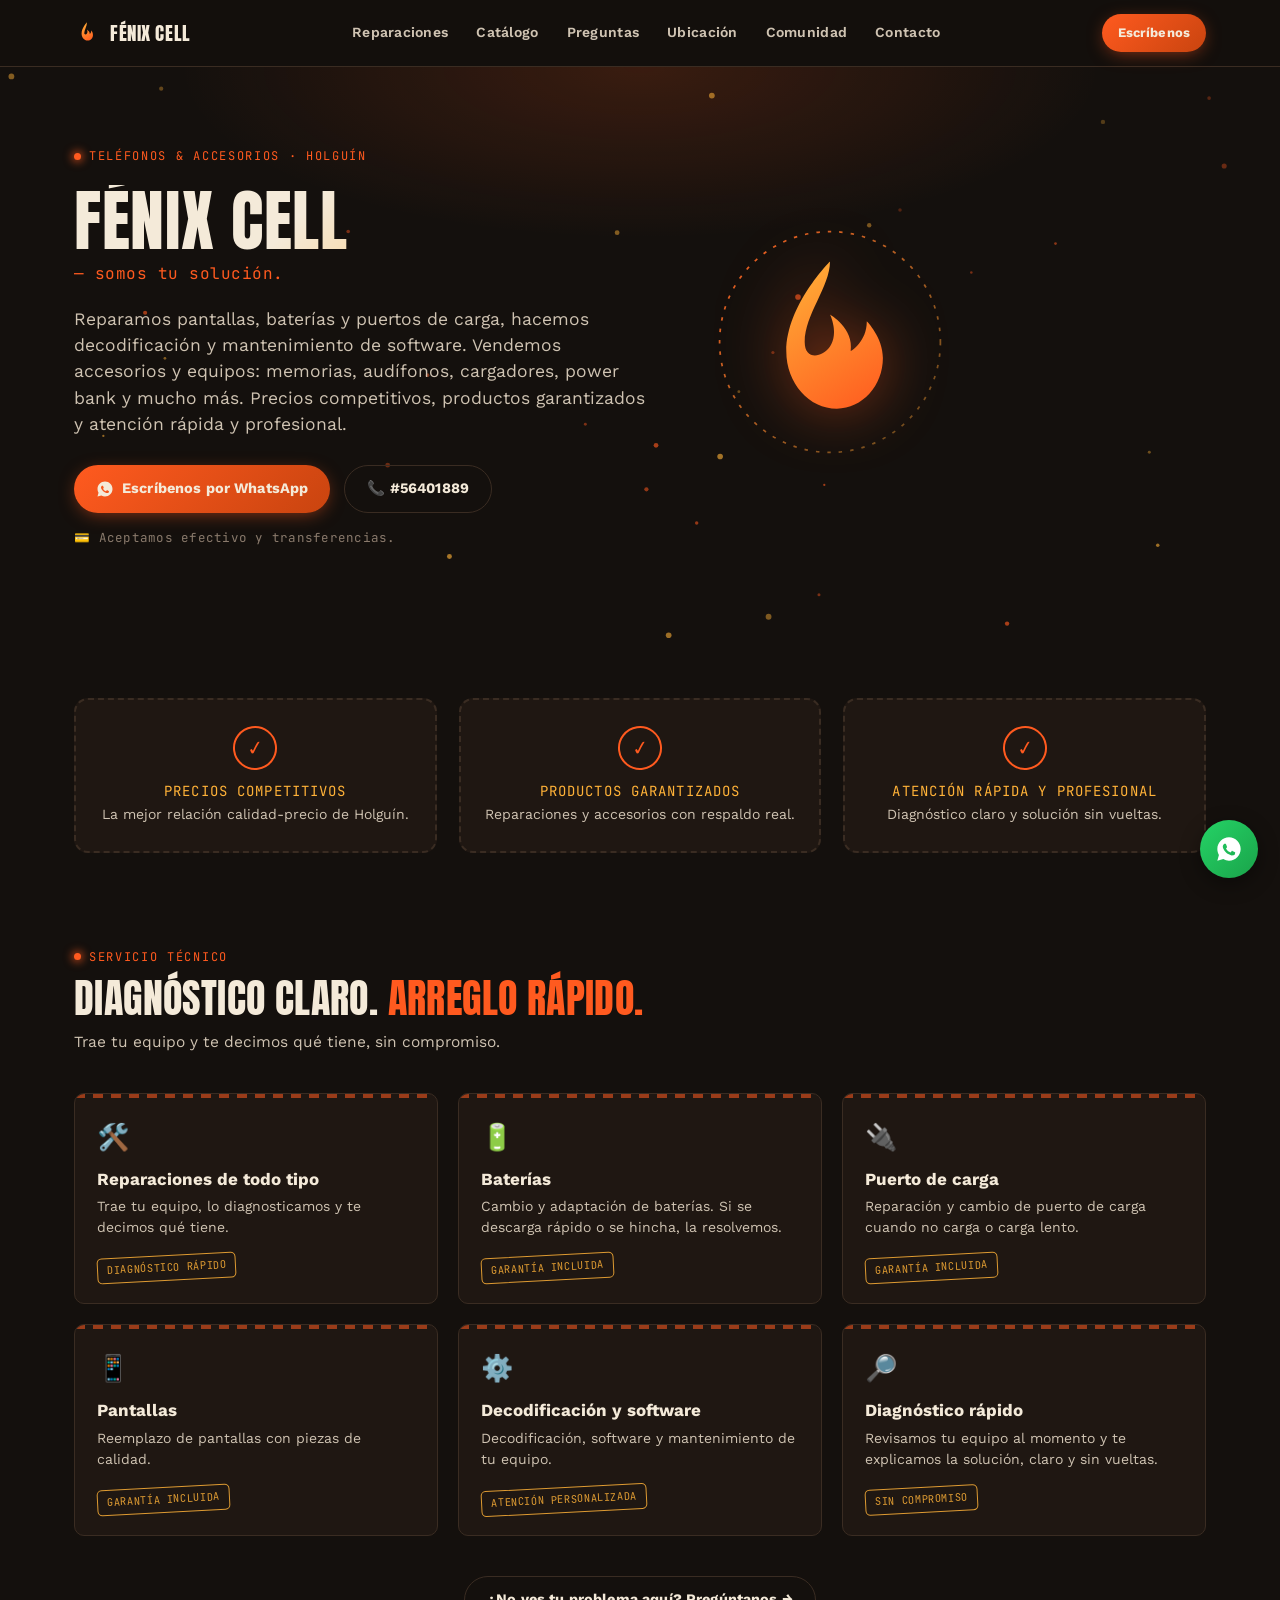
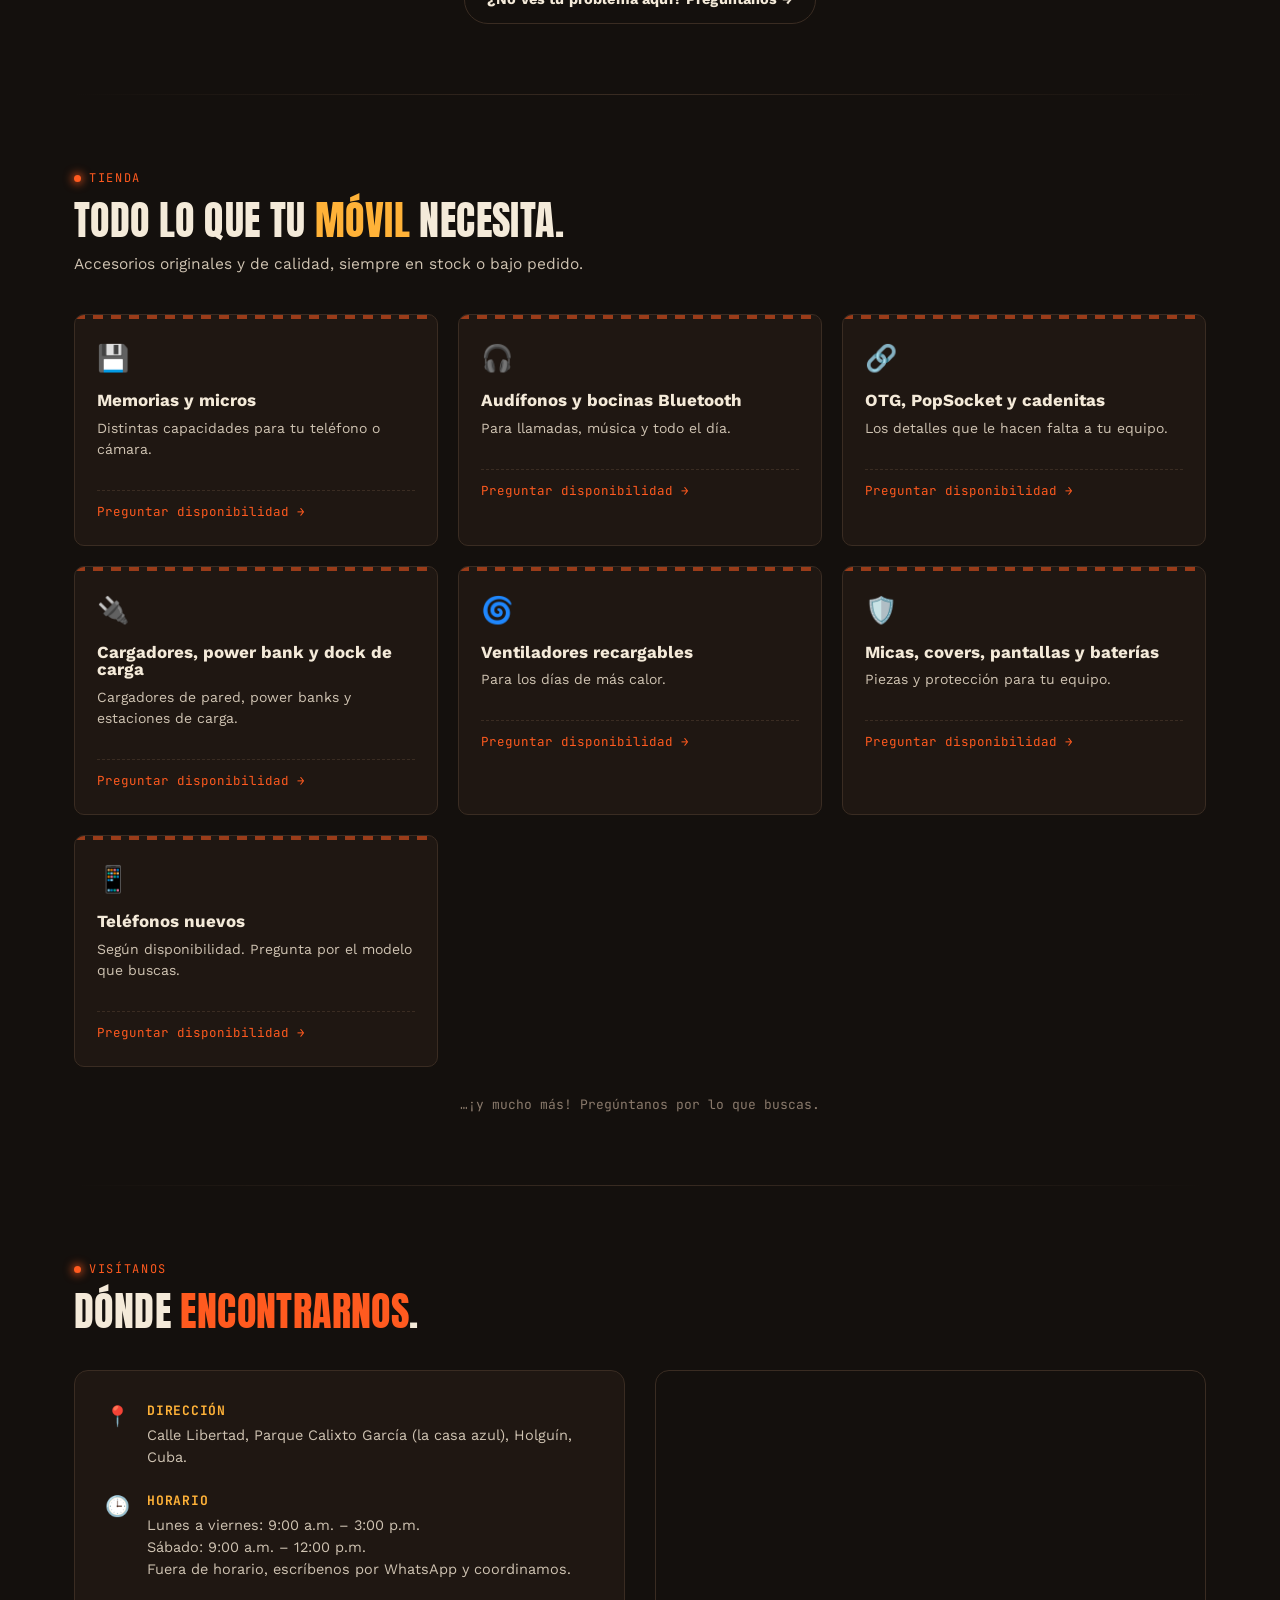
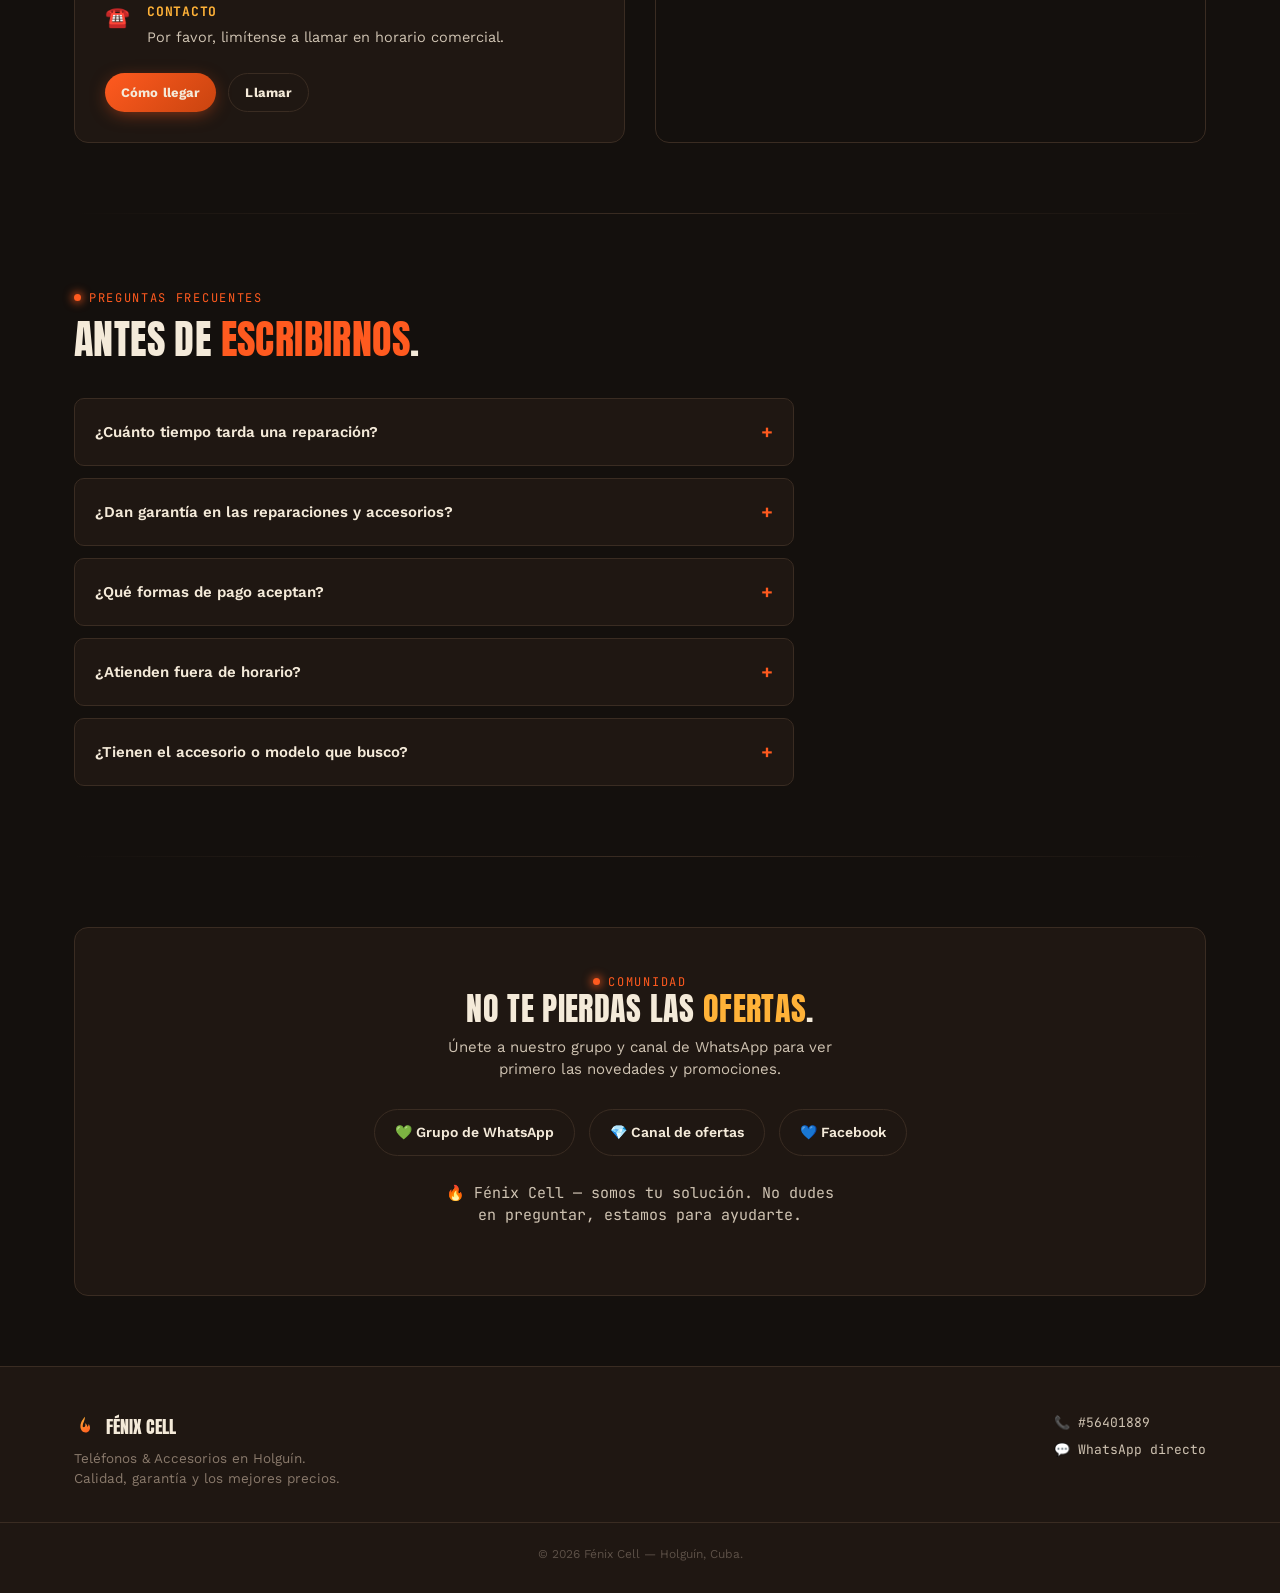
<file: index.html>
<!DOCTYPE html>
<html lang="es">
<head>
<meta charset="UTF-8">
<meta name="viewport" content="width=device-width, initial-scale=1.0">
<title>Fénix Cell — Accesorios y Reparación de Móviles | Holguín</title>
<meta name="description" content="Fénix Cell: reparación de pantallas, baterías y puertos de carga, más accesorios para tu móvil en Holguín. Precios competitivos, garantía y atención personalizada.">
<link rel="preconnect" href="https://fonts.googleapis.com">
<link rel="preconnect" href="https://fonts.gstatic.com" crossorigin>
<link rel="icon" type="image/svg+xml" href="data:image/svg+xml,%3Csvg xmlns='http://www.w3.org/2000/svg' viewBox='0 0 48 48'%3E%3Cpath d='M24 4C24 4 14 14 14 25C14 32.2 18.8 38 25 38C30.6 38 35 33.4 35 27.6C35 22.9 32 19.6 32 19.6C32 24 29 26 29 26C29.8 21 24 18 24 18C24 18 26 22 24 25C22.5 27.1 19 27.5 19 24C19 18 24 12 24 4Z' fill='%23FF5A1F'/%3E%3C/svg%3E">
<meta name="theme-color" content="#14100d">
<meta property="og:title" content="Fénix Cell — Teléfonos & Accesorios, Holguín">
<meta property="og:description" content="Reparación de pantallas, baterías y puertos de carga. Accesorios y equipos. Calidad, garantía y los mejores precios en Holguín.">
<meta property="og:type" content="website">
<script type="application/ld+json">
{
  "@context": "https://schema.org",
  "@type": "LocalBusiness",
  "name": "Fénix Cell",
  "description": "Teléfonos, accesorios y servicio técnico especializado en reparación de móviles.",
  "telephone": "+5356401889",
  "priceRange": "$$",
  "address": {
    "@type": "PostalAddress",
    "streetAddress": "Calle Libertad, Parque Calixto García (la casa azul)",
    "addressLocality": "Holguín",
    "addressCountry": "CU"
  },
  "openingHoursSpecification": [
    {"@type":"OpeningHoursSpecification","dayOfWeek":["Monday","Tuesday","Wednesday","Thursday","Friday"],"opens":"09:00","closes":"15:00"},
    {"@type":"OpeningHoursSpecification","dayOfWeek":"Saturday","opens":"09:00","closes":"12:00"}
  ],
  "sameAs": [
    "https://www.facebook.com/profile.php?id=61567281443585",
    "https://whatsapp.com/channel/0029Vb7ybCx8PgsJ1YgDtP0z"
  ]
}
</script>
<link href="https://fonts.googleapis.com/css2?family=Anton&family=JetBrains+Mono:wght@400;600;700&family=Work+Sans:wght@400;500;600;700;800&display=swap" rel="stylesheet">
<link rel="stylesheet" href="styles/styles.css">
</head>
<body>

<header class="nav">
  <div class="nav-inner">
    <a href="#top" class="brand">
      <svg class="flame" viewBox="0 0 48 48" fill="none" xmlns="http://www.w3.org/2000/svg">
        <path d="M24 4C24 4 14 14 14 25C14 32.2 18.8 38 25 38C30.6 38 35 33.4 35 27.6C35 22.9 32 19.6 32 19.6C32 24 29 26 29 26C29.8 21 24 18 24 18C24 18 26 22 24 25C22.5 27.1 19 27.5 19 24C19 18 24 12 24 4Z" fill="url(#g1)"/>
        <defs><linearGradient id="g1" x1="14" y1="4" x2="35" y2="38" gradientUnits="userSpaceOnUse">
          <stop stop-color="#FFB238"/><stop offset="1" stop-color="#FF5A1F"/>
        </linearGradient></defs>
      </svg>
      Fénix Cell
    </a>
    <nav class="nav-links">
      <a href="#reparaciones">Reparaciones</a>
      <a href="#catalogo">Catálogo</a>
      <a href="#faq">Preguntas</a>
      <a href="#ubicacion">Ubicación</a>
      <a href="#comunidad">Comunidad</a>
      <a href="#contacto">Contacto</a>
    </nav>
    <a class="btn btn-primary btn-sm nav-cta" href="https://wa.me/5356401889?text=Hola%2C%20vi%20su%20p%C3%A1gina%20web%20y%20quisiera%20informaci%C3%B3n." target="_blank" rel="noopener">Escríbenos</a>
  </div>
</header>

<main id="top">

  <!-- HERO -->
  <section class="hero">
    <canvas id="ember-canvas"></canvas>
    <div class="wrap hero-inner">
      <div>
        <span class="eyebrow">Teléfonos & Accesorios · Holguín</span>
        <h1>FÉNIX CELL</h1>
        <p class="tagline">— somos tu solución.</p>
        <p class="lead">Reparamos pantallas, baterías y puertos de carga, hacemos decodificación y mantenimiento de software. Vendemos accesorios y equipos: memorias, audífonos, cargadores, power bank y mucho más. Precios competitivos, productos garantizados y atención rápida y profesional.</p>
        <div class="hero-ctas">
          <a class="btn btn-primary" href="https://wa.me/5356401889?text=Hola%2C%20vi%20su%20p%C3%A1gina%20web%20y%20quisiera%20informaci%C3%B3n." target="_blank" rel="noopener">
            <svg width="18" height="18" viewBox="0 0 24 24" fill="currentColor"><path d="M12 2C6.48 2 2 6.48 2 12c0 1.85.5 3.58 1.36 5.07L2 22l5.1-1.34A9.94 9.94 0 0 0 12 22c5.52 0 10-4.48 10-10S17.52 2 12 2zm5.2 14.2c-.22.62-1.28 1.18-1.77 1.24-.45.06-1.03.08-1.66-.1-.38-.11-.87-.28-1.5-.55-2.64-1.14-4.36-3.8-4.5-3.98-.13-.18-1.08-1.44-1.08-2.74 0-1.3.68-1.93.92-2.2.24-.26.53-.32.71-.32h.5c.16 0 .38-.06.6.46.22.53.75 1.83.82 1.96.06.13.1.28.02.46-.08.18-.13.28-.25.44-.13.15-.27.34-.38.45-.13.13-.26.27-.11.53.15.26.65 1.08 1.4 1.75.97.86 1.78 1.13 2.04 1.26.26.13.4.11.55-.06.15-.18.65-.75.83-1.01.18-.26.35-.22.6-.13.24.09 1.55.73 1.82.87.26.13.44.2.5.31.06.13.06.7-.16 1.33z"/></svg>
            Escríbenos por WhatsApp
          </a>
          <a class="btn btn-outline" href="tel:+5356401889">📞 #56401889</a>
        </div>
        <p class="pay-note">💳 Aceptamos efectivo y transferencias.</p>
      </div>
      <div class="hero-visual">
        <svg class="hero-mark" viewBox="0 0 200 200" fill="none" xmlns="http://www.w3.org/2000/svg">
          <circle cx="100" cy="100" r="96" stroke="url(#ring)" stroke-width="1.5" stroke-dasharray="3 7"/>
          <path d="M100 30C100 30 62 68 62 108C62 136 82 158 106 158C128 158 146 138 146 114C146 96 132 82 132 82C132 100 118 108 118 108C121 88 100 76 100 76C100 76 108 92 100 104C93 114 78 116 78 100C78 76 100 52 100 30Z" fill="url(#flame2)"/>
          <defs>
            <linearGradient id="ring" x1="0" y1="0" x2="200" y2="200" gradientUnits="userSpaceOnUse">
              <stop stop-color="#FF5A1F"/><stop offset="1" stop-color="#FFB238" stop-opacity="0.3"/>
            </linearGradient>
            <linearGradient id="flame2" x1="62" y1="30" x2="146" y2="158" gradientUnits="userSpaceOnUse">
              <stop stop-color="#FFB238"/><stop offset="1" stop-color="#FF5A1F"/>
            </linearGradient>
          </defs>
        </svg>
      </div>
    </div>
  </section>

  <!-- STAMPS: POR QUE ELEGIRNOS -->
  <section class="stamps-section">
    <div class="wrap">
      <div class="stamps">
        <div class="stamp fade-up">
          <div class="stamp-icon">✓</div>
          <h3>Precios competitivos</h3>
          <p>La mejor relación calidad-precio de Holguín.</p>
        </div>
        <div class="stamp fade-up">
          <div class="stamp-icon">✓</div>
          <h3>Productos garantizados</h3>
          <p>Reparaciones y accesorios con respaldo real.</p>
        </div>
        <div class="stamp fade-up">
          <div class="stamp-icon">✓</div>
          <h3>Atención rápida y profesional</h3>
          <p>Diagnóstico claro y solución sin vueltas.</p>
        </div>
      </div>
    </div>
  </section>

  <!-- REPARACIONES -->
  <section class="section" id="reparaciones">
    <div class="wrap">
      <div class="section-head fade-up">
        <span class="eyebrow">Servicio técnico</span>
        <h2>Diagnóstico claro. <span class="accent">Arreglo rápido.</span></h2>
        <p>Trae tu equipo y te decimos qué tiene, sin compromiso.</p>
      </div>
      <div class="grid">
        <div class="ticket">
          <span class="ticket-icon">🛠️</span>
          <h3>Reparaciones de todo tipo</h3>
          <p>Trae tu equipo, lo diagnosticamos y te decimos qué tiene.</p>
          <span class="ticket-tag">Diagnóstico rápido</span>
        </div>
        <div class="ticket">
          <span class="ticket-icon">🔋</span>
          <h3>Baterías</h3>
          <p>Cambio y adaptación de baterías. Si se descarga rápido o se hincha, la resolvemos.</p>
          <span class="ticket-tag">Garantía incluida</span>
        </div>
        <div class="ticket">
          <span class="ticket-icon">🔌</span>
          <h3>Puerto de carga</h3>
          <p>Reparación y cambio de puerto de carga cuando no carga o carga lento.</p>
          <span class="ticket-tag">Garantía incluida</span>
        </div>
        <div class="ticket">
          <span class="ticket-icon">📱</span>
          <h3>Pantallas</h3>
          <p>Reemplazo de pantallas con piezas de calidad.</p>
          <span class="ticket-tag">Garantía incluida</span>
        </div>
        <div class="ticket">
          <span class="ticket-icon">⚙️</span>
          <h3>Decodificación y software</h3>
          <p>Decodificación, software y mantenimiento de tu equipo.</p>
          <span class="ticket-tag">Atención personalizada</span>
        </div>
        <div class="ticket">
          <span class="ticket-icon">🔎</span>
          <h3>Diagnóstico rápido</h3>
          <p>Revisamos tu equipo al momento y te explicamos la solución, claro y sin vueltas.</p>
          <span class="ticket-tag">Sin compromiso</span>
        </div>
      </div>
      <div class="center-cta">
        <a class="btn btn-outline" href="https://wa.me/5356401889?text=Hola%2C%20tengo%20un%20problema%20con%20mi%20tel%C3%A9fono%20y%20quisiera%20saber%20si%20tiene%20arreglo." target="_blank" rel="noopener">¿No ves tu problema aquí? Pregúntanos →</a>
      </div>
    </div>
  </section>

  <div class="wrap"><div class="divider"></div></div>

  <!-- CATALOGO -->
  <section class="section" id="catalogo">
    <div class="wrap">
      <div class="section-head fade-up">
        <span class="eyebrow">Tienda</span>
        <h2>Todo lo que tu <span class="accent-gold">móvil</span> necesita.</h2>
        <p>Accesorios originales y de calidad, siempre en stock o bajo pedido.</p>
      </div>
      <div class="grid" id="catalogo-grid"></div>
      <p class="catalog-more">…¡y mucho más! Pregúntanos por lo que buscas.</p>
    </div>
  </section>

  <div class="wrap"><div class="divider"></div></div>

  <!-- UBICACION -->
  <section class="section" id="ubicacion">
    <div class="wrap">
      <div class="section-head fade-up">
        <span class="eyebrow">Visítanos</span>
        <h2>Dónde <span class="accent">encontrarnos</span>.</h2>
      </div>
      <div class="location-grid">
        <div class="location-card fade-up">
          <div class="loc-row">
            <span class="ico">📍</span>
            <div>
              <h4>Dirección</h4>
              <p>Calle Libertad, Parque Calixto García (la casa azul), Holguín, Cuba.</p>
            </div>
          </div>
          <div class="loc-row">
            <span class="ico">🕒</span>
            <div>
              <h4>Horario</h4>
              <p>Lunes a viernes: 9:00 a.m. – 3:00 p.m.<br>Sábado: 9:00 a.m. – 12:00 p.m.<br>Fuera de horario, escríbenos por WhatsApp y coordinamos.</p>
            </div>
          </div>
          <div class="loc-row">
            <span class="ico">☎️</span>
            <div>
              <h4>Contacto</h4>
              <p>Por favor, limítense a llamar en horario comercial.</p>
            </div>
          </div>
          <div class="location-actions">
            <a class="btn btn-primary btn-sm" href="https://www.google.com/maps/search/?api=1&query=Parque%20Calixto%20Garc%C3%ADa%2C%20Calle%20Libertad%2C%20Holgu%C3%ADn%2C%20Cuba" target="_blank" rel="noopener">Cómo llegar</a>
            <a class="btn btn-outline btn-sm" href="tel:+5356401889">Llamar</a>
          </div>
        </div>
        <div class="map-frame fade-up">
          <iframe loading="lazy" referrerpolicy="no-referrer-when-downgrade"
            src="https://www.google.com/maps?q=Parque+Calixto+Garc%C3%ADa,+Holgu%C3%ADn,+Cuba&output=embed">
          </iframe>
        </div>
      </div>
    </div>
  </section>

  <div class="wrap"><div class="divider"></div></div>

  <!-- FAQ -->
  <section class="section" id="faq">
    <div class="wrap">
      <div class="section-head fade-up">
        <span class="eyebrow">Preguntas frecuentes</span>
        <h2>Antes de <span class="accent">escribirnos</span>.</h2>
      </div>
      <div class="faq-list">
        <details class="faq-item">
          <summary>¿Cuánto tiempo tarda una reparación?</summary>
          <p>Depende del problema, pero la mayoría de los diagnósticos son al momento. Te decimos el tiempo estimado antes de dejar tu equipo.</p>
        </details>
        <details class="faq-item">
          <summary>¿Dan garantía en las reparaciones y accesorios?</summary>
          <p>Sí, tanto los trabajos técnicos como los productos que vendemos tienen garantía.</p>
        </details>
        <details class="faq-item">
          <summary>¿Qué formas de pago aceptan?</summary>
          <p>Efectivo y transferencias.</p>
        </details>
        <details class="faq-item">
          <summary>¿Atienden fuera de horario?</summary>
          <p>Nuestro horario es de lunes a viernes de 9:00 a.m. a 3:00 p.m. y sábado de 9:00 a.m. a 12:00 p.m. Fuera de ese horario, escríbenos por WhatsApp y coordinamos.</p>
        </details>
        <details class="faq-item">
          <summary>¿Tienen el accesorio o modelo que busco?</summary>
          <p>Pregúntanos por WhatsApp. Si no lo tenemos en el momento, te decimos cuándo puede llegar.</p>
        </details>
      </div>
    </div>
  </section>

  <div class="wrap" style="margin-bottom:70px;">
    <div class="divider" style="margin-bottom:70px;"></div>
    <div class="community fade-up" id="comunidad">
      <span class="eyebrow" style="justify-content:center;">Comunidad</span>
      <h2>No te pierdas las <span class="accent-gold">ofertas</span>.</h2>
      <p>Únete a nuestro grupo y canal de WhatsApp para ver primero las novedades y promociones.</p>
      <div class="community-links">
        <a href="https://chat.whatsapp.com/DK3ghrlKLmGGrnXAR4F9En" target="_blank" rel="noopener">💚 Grupo de WhatsApp</a>
        <a href="https://whatsapp.com/channel/0029Vb7ybCx8PgsJ1YgDtP0z" target="_blank" rel="noopener">💎 Canal de ofertas</a>
        <a href="https://www.facebook.com/profile.php?id=61567281443585" target="_blank" rel="noopener">💙 Facebook</a>
      </div>
      <p class="community-closing">🔥 Fénix Cell — somos tu solución. No dudes en preguntar, estamos para ayudarte.</p>
    </div>
  </div>

</main>

<footer id="contacto">
  <div class="wrap footer-inner">
    <div>
      <a href="#top" class="footer-brand">
        <svg class="flame" viewBox="0 0 48 48" fill="none" xmlns="http://www.w3.org/2000/svg">
          <path d="M24 4C24 4 14 14 14 25C14 32.2 18.8 38 25 38C30.6 38 35 33.4 35 27.6C35 22.9 32 19.6 32 19.6C32 24 29 26 29 26C29.8 21 24 18 24 18C24 18 26 22 24 25C22.5 27.1 19 27.5 19 24C19 18 24 12 24 4Z" fill="url(#g2)"/>
          <defs><linearGradient id="g2" x1="14" y1="4" x2="35" y2="38" gradientUnits="userSpaceOnUse">
            <stop stop-color="#FFB238"/><stop offset="1" stop-color="#FF5A1F"/>
          </linearGradient></defs>
        </svg>
        Fénix Cell
      </a>
      <p class="footer-tag">Teléfonos & Accesorios en Holguín. Calidad, garantía y los mejores precios.</p>
    </div>
    <div class="footer-contact">
      <a href="tel:+5356401889">📞 #56401889</a>
      <a href="https://wa.me/5356401889?text=Hola%2C%20vi%20su%20p%C3%A1gina%20web%20y%20quisiera%20informaci%C3%B3n." target="_blank" rel="noopener">💬 WhatsApp directo</a>
    </div>
  </div>
  <div class="footer-bottom">© 2026 Fénix Cell — Holguín, Cuba.</div>
</footer>

<a class="wa-float" href="https://wa.me/5356401889?text=Hola%2C%20vi%20su%20p%C3%A1gina%20web%20y%20quisiera%20informaci%C3%B3n." target="_blank" rel="noopener" aria-label="Escribir por WhatsApp">
  <svg viewBox="0 0 24 24" fill="#fff"><path d="M12 2C6.48 2 2 6.48 2 12c0 1.85.5 3.58 1.36 5.07L2 22l5.1-1.34A9.94 9.94 0 0 0 12 22c5.52 0 10-4.48 10-10S17.52 2 12 2zm5.2 14.2c-.22.62-1.28 1.18-1.77 1.24-.45.06-1.03.08-1.66-.1-.38-.11-.87-.28-1.5-.55-2.64-1.14-4.36-3.8-4.5-3.98-.13-.18-1.08-1.44-1.08-2.74 0-1.3.68-1.93.92-2.2.24-.26.53-.32.71-.32h.5c.16 0 .38-.06.6.46.22.53.75 1.83.82 1.96.06.13.1.28.02.46-.08.18-.13.28-.25.44-.13.15-.27.34-.38.45-.13.13-.26.27-.11.53.15.26.65 1.08 1.4 1.75.97.86 1.78 1.13 2.04 1.26.26.13.4.11.55-.06.15-.18.65-.75.83-1.01.18-.26.35-.22.6-.13.24.09 1.55.73 1.82.87.26.13.44.2.5.31.06.13.06.7-.16 1.33z"/></svg>
</a>

<div class="mobile-bar">
  <a class="call" href="tel:+5356401889">📞 Llamar</a>
  <a class="wa" href="https://wa.me/5356401889?text=Hola%2C%20vi%20su%20p%C3%A1gina%20web%20y%20quisiera%20informaci%C3%B3n." target="_blank" rel="noopener">💬 WhatsApp</a>
</div>


<script src="script/script.js"></script>
</body>
</html>
</file>
<file: styles/styles.css>
:root{
    --noche:#14100d;
    --carbon:#1f1712;
    --carbon-2:#271c15;
    --ceniza:#8a7a6c;
    --ceniza-dim:#5c5047;
    --brasa:#ff5a1f;
    --brasa-dim:#c9440f;
    --oro:#ffb238;
    --hueso:#f4ead9;
    --hueso-dim:#cfc3b2;
    --line:#3a2c22;
    --radius:14px;
    --display: 'Anton', sans-serif;
    --body: 'Work Sans', sans-serif;
    --mono: 'JetBrains Mono', monospace;
  }

  *{margin:0;padding:0;box-sizing:border-box;}

  html{scroll-behavior:smooth;}

  body{
    background:var(--noche);
    color:var(--hueso);
    font-family:var(--body);
    line-height:1.5;
    overflow-x:hidden;
  }

  a{color:inherit;text-decoration:none;}
  ul{list-style:none;}
  img{max-width:100%;display:block;}
  button{font-family:inherit;cursor:pointer;border:none;background:none;color:inherit;}

  .wrap{
    max-width:1180px;
    margin:0 auto;
    padding:0 24px;
  }

  ::selection{background:var(--brasa);color:var(--noche);}

  /* focus visibility */
  a:focus-visible, button:focus-visible{
    outline:2px solid var(--oro);
    outline-offset:3px;
  }

  @media (prefers-reduced-motion: reduce){
    *{animation-duration:0.01ms !important; animation-iteration-count:1 !important; transition-duration:0.01ms !important; scroll-behavior:auto !important;}
  }

  /* ---------- eyebrow / labels ---------- */
  .eyebrow{
    font-family:var(--mono);
    font-size:12px;
    letter-spacing:0.14em;
    text-transform:uppercase;
    color:var(--brasa);
    display:inline-flex;
    align-items:center;
    gap:8px;
  }
  .eyebrow::before{
    content:'';
    width:7px;height:7px;border-radius:50%;
    background:var(--brasa);
    box-shadow:0 0 8px 2px rgba(255,90,31,0.7);
  }

  h1,h2,h3{font-family:var(--display);font-weight:400;letter-spacing:0.01em;text-transform:uppercase;line-height:1.05;}

  .accent{color:var(--brasa);}
  .accent-gold{color:var(--oro);}

  /* ---------- NAV ---------- */
  header.nav{
    position:sticky;top:0;z-index:50;
    background:rgba(20,16,13,0.86);
    backdrop-filter:blur(10px);
    border-bottom:1px solid var(--line);
  }
  .nav-inner{
    display:flex;align-items:center;justify-content:space-between;
    padding:14px 24px;
    max-width:1180px;margin:0 auto;
  }
  .brand{display:flex;align-items:center;gap:10px;font-family:var(--display);font-size:19px;letter-spacing:0.03em;text-transform:uppercase;}
  .brand .flame{width:26px;height:26px;flex-shrink:0;}
  .nav-links{display:none;gap:28px;font-size:14px;font-weight:600;letter-spacing:0.02em;}
  .nav-links a{color:var(--hueso-dim);transition:color .2s;}
  .nav-links a:hover{color:var(--oro);}
  @media(min-width:840px){.nav-links{display:flex;}}

  .btn{
    display:inline-flex;align-items:center;justify-content:center;gap:8px;
    padding:12px 22px;
    border-radius:999px;
    font-weight:700;font-size:14.5px;
    letter-spacing:0.01em;
    transition:transform .15s ease, box-shadow .15s ease, background .15s ease;
    white-space:nowrap;
  }
  .btn-primary{
    background:linear-gradient(135deg,var(--brasa),var(--brasa-dim));
    color:var(--hueso);
    box-shadow:0 4px 18px -4px rgba(255,90,31,0.55);
  }
  .btn-primary:hover{transform:translateY(-2px);box-shadow:0 8px 22px -4px rgba(255,90,31,0.7);}
  .btn-outline{
    border:1.5px solid var(--line);
    color:var(--hueso);
  }
  .btn-outline:hover{border-color:var(--oro);color:var(--oro);}
  .btn-sm{padding:9px 16px;font-size:13px;}

  .nav-cta{display:none;}
  @media(min-width:640px){.nav-cta{display:inline-flex;}}

  /* ---------- HERO ---------- */
  .hero{
    position:relative;
    padding:76px 0 90px;
    overflow:hidden;
    background:
      radial-gradient(ellipse 60% 50% at 50% 0%, rgba(255,90,31,0.16), transparent 60%),
      var(--noche);
  }
  #ember-canvas{
    position:absolute;inset:0;
    width:100%;height:100%;
    pointer-events:none;
    opacity:0.8;
  }
  .hero-inner{
    position:relative;z-index:2;
    display:grid;
    gap:40px;
    text-align:center;
    align-items:center;
    justify-items:center;
  }
  @media(min-width:900px){
    .hero-inner{grid-template-columns:1.1fr 0.9fr;text-align:left;justify-items:start;}
  }

  .hero-mark{
    width:150px;height:150px;
    filter:drop-shadow(0 0 30px rgba(255,90,31,0.45));
    animation:float 5s ease-in-out infinite;
  }
  @keyframes float{
    0%,100%{transform:translateY(0px);}
    50%{transform:translateY(-10px);}
  }
  @media(min-width:900px){
    .hero-mark{width:230px;height:230px;justify-self:center;}
  }

  .hero h1{
    font-size:clamp(38px, 7vw, 68px);
    margin:18px 0 6px;
    background:linear-gradient(135deg,var(--hueso) 40%, var(--oro));
    -webkit-background-clip:text;background-clip:text;-webkit-text-fill-color:transparent;
  }
  .hero p.tagline{
    font-family:var(--mono);
    color:var(--brasa);
    font-size:clamp(14px,1.8vw,16px);
    letter-spacing:0.03em;
    margin-bottom:20px;
  }
  .hero p.lead{
    color:var(--hueso-dim);
    font-size:clamp(15px,2vw,17.5px);
    max-width:52ch;
    margin-bottom:28px;
  }
  .pay-note{
    margin-top:16px;
    font-family:var(--mono);
    font-size:12.5px;
    color:var(--ceniza);
    letter-spacing:0.02em;
  }
  .hero-ctas{display:flex;flex-wrap:wrap;gap:14px;justify-content:center;}
  @media(min-width:900px){.hero-ctas{justify-content:flex-start;}}

  .hero-visual{order:-1;}
  @media(min-width:900px){.hero-visual{order:0;}}

  /* ---------- STAMPS SECTION ---------- */
  .stamps-section{padding:60px 0 20px;}
  .stamps{
    display:grid;gap:22px;
    grid-template-columns:1fr;
  }
  @media(min-width:760px){.stamps{grid-template-columns:repeat(3,1fr);}}

  .stamp{
    border:2px dashed var(--line);
    border-radius:var(--radius);
    padding:26px 20px;
    text-align:center;
    background:var(--carbon);
    position:relative;
  }
  .stamp:nth-child(2){transform:rotate(-1.4deg);}
  .stamp:nth-child(1){transform:rotate(1deg);}
  .stamp:nth-child(3){transform:rotate(-0.8deg);}
  .stamp-icon{
    width:44px;height:44px;margin:0 auto 14px;
    border:2px solid var(--brasa);
    border-radius:50%;
    display:flex;align-items:center;justify-content:center;
    font-size:20px;color:var(--brasa);
    transform:rotate(-8deg);
  }
  .stamp h3{
    font-family:var(--mono);
    font-size:14px;
    letter-spacing:0.08em;
    color:var(--oro);
    text-transform:uppercase;
    margin-bottom:6px;
  }
  .stamp p{color:var(--hueso-dim);font-size:14px;}

  /* ---------- SECTION HEADERS ---------- */
  .section{padding:70px 0;}
  .section-head{margin-bottom:38px;max-width:640px;}
  .section-head h2{font-size:clamp(28px,4vw,40px);margin-top:10px;}
  .section-head p{color:var(--hueso-dim);margin-top:12px;font-size:15.5px;}

  .divider{
    height:1px;
    background:linear-gradient(90deg, transparent, var(--line), transparent);
    margin:0 auto;
  }

  /* ---------- TICKET CARDS ---------- */
  .grid{
    display:grid;gap:20px;
    grid-template-columns:1fr;
  }
  @media(min-width:640px){.grid{grid-template-columns:repeat(2,1fr);}}
  @media(min-width:980px){.grid{grid-template-columns:repeat(3,1fr);}}

  .ticket{
    position:relative;
    background:var(--carbon);
    border:1px solid var(--line);
    border-radius:10px;
    padding:24px 22px 22px;
    overflow:hidden;
    opacity:0;transform:translateY(18px);
    transition:opacity .55s ease, transform .55s ease;
  }
  .ticket.in-view{opacity:1;transform:translateY(0);}

  .ticket::before{
    content:'';
    position:absolute;top:0;left:0;right:0;height:4px;
    background:repeating-linear-gradient(90deg, var(--brasa) 0 10px, transparent 10px 18px);
    opacity:0.55;
  }
  .ticket-icon{font-size:26px;margin-bottom:14px;display:inline-block;}
  .ticket h3{
    font-family:var(--body);
    font-weight:700;
    text-transform:none;
    font-size:17px;
    margin-bottom:8px;
    letter-spacing:0;
  }
  .ticket p{color:var(--hueso-dim);font-size:14px;margin-bottom:16px;}

  .ticket-tag{
    font-family:var(--mono);
    font-size:10.5px;
    letter-spacing:0.06em;
    text-transform:uppercase;
    color:var(--oro);
    border:1px solid var(--oro);
    border-radius:5px;
    padding:4px 9px;
    display:inline-block;
    transform:rotate(-3deg);
    opacity:0.85;
  }

  .product-cta{
    margin-top:14px;
    font-family:var(--mono);
    font-size:12.5px;
    color:var(--brasa);
    display:inline-flex;align-items:center;gap:6px;
    border-top:1px dashed var(--line);
    padding-top:12px;
    width:100%;
  }
  .product-cta:hover{color:var(--oro);}

  .center-cta{text-align:center;margin-top:40px;}
  .catalog-more{
    text-align:center;margin-top:28px;
    font-family:var(--mono);font-size:13px;color:var(--ceniza);
  }

  /* ---------- COMUNIDAD ---------- */
  .community{
    background:var(--carbon);
    border:1px solid var(--line);
    border-radius:var(--radius);
    padding:40px 30px;
    text-align:center;
  }
  .community h2{font-size:clamp(24px,3.4vw,32px);margin-bottom:10px;}
  .community p{color:var(--hueso-dim);font-size:15px;margin-bottom:28px;max-width:46ch;margin-left:auto;margin-right:auto;}
  .community-links{display:flex;flex-wrap:wrap;gap:14px;justify-content:center;}
  .community-links a{
    display:inline-flex;align-items:center;gap:8px;
    padding:12px 20px;border-radius:999px;
    border:1px solid var(--line);
    font-size:14px;font-weight:600;
    transition:border-color .2s, color .2s;
  }
  .community-links a:hover{border-color:var(--oro);color:var(--oro);}
  .community-closing{
    margin-top:26px;font-family:var(--mono);font-size:12.5px;color:var(--brasa);
  }

  /* ---------- UBICACION ---------- */
  .location-grid{
    display:grid;gap:30px;
    grid-template-columns:1fr;
  }
  @media(min-width:900px){.location-grid{grid-template-columns:1fr 1fr;align-items:stretch;}}

  .location-card{
    background:var(--carbon);
    border:1px solid var(--line);
    border-radius:var(--radius);
    padding:30px;
  }
  .loc-row{display:flex;gap:14px;margin-bottom:22px;align-items:flex-start;}
  .loc-row .ico{font-size:20px;width:28px;flex-shrink:0;}
  .loc-row h4{font-size:13px;font-family:var(--mono);letter-spacing:0.06em;text-transform:uppercase;color:var(--oro);margin-bottom:5px;}
  .loc-row p{color:var(--hueso-dim);font-size:14.5px;}
  .location-actions{display:flex;gap:12px;flex-wrap:wrap;margin-top:24px;}

  .map-frame{
    border:1px solid var(--line);
    border-radius:var(--radius);
    overflow:hidden;
    min-height:280px;
  }
  .map-frame iframe{width:100%;height:100%;min-height:280px;border:0;filter:grayscale(0.3) invert(0.92) contrast(0.9);}

  /* ---------- FOOTER ---------- */
  footer{
    border-top:1px solid var(--line);
    padding:46px 0 30px;
    background:var(--carbon);
  }
  .footer-inner{
    display:flex;flex-direction:column;gap:26px;
  }
  @media(min-width:760px){.footer-inner{flex-direction:row;justify-content:space-between;align-items:flex-start;}}
  .footer-brand{display:flex;align-items:center;gap:10px;font-family:var(--display);font-size:18px;text-transform:uppercase;}
  .footer-brand .flame{width:22px;height:22px;}
  .footer-tag{color:var(--ceniza);font-size:13.5px;margin-top:8px;max-width:34ch;}
  .footer-contact{font-family:var(--mono);font-size:13px;color:var(--hueso-dim);display:flex;flex-direction:column;gap:8px;}
  .footer-contact a:hover{color:var(--oro);}
  .footer-bottom{
    margin-top:34px;padding-top:22px;border-top:1px solid var(--line);
    color:var(--ceniza-dim);font-size:12px;text-align:center;
  }

  /* ---------- FLOATING WHATSAPP ---------- */
  .wa-float{
    position:fixed;bottom:22px;right:22px;z-index:60;
    width:58px;height:58px;border-radius:50%;
    background:linear-gradient(135deg,#25d366,#1aa34a);
    display:flex;align-items:center;justify-content:center;
    box-shadow:0 6px 20px rgba(0,0,0,0.4);
  }
  .wa-float::after{
    content:'';position:absolute;inset:0;border-radius:50%;
    box-shadow:0 0 0 0 rgba(37,211,102,0.6);
    animation:pulse 2.4s infinite;
  }
  @keyframes pulse{
    0%{box-shadow:0 0 0 0 rgba(37,211,102,0.55);}
    70%{box-shadow:0 0 0 16px rgba(37,211,102,0);}
    100%{box-shadow:0 0 0 0 rgba(37,211,102,0);}
  }
  .wa-float svg{width:28px;height:28px;position:relative;z-index:2;}

  .fade-up{opacity:0;transform:translateY(16px);transition:opacity .6s ease, transform .6s ease;}
  .fade-up.in-view{opacity:1;transform:translateY(0);}

  /* micro-interactions */
  .btn:active, .community-links a:active{transform:scale(0.96);}

  /* ---------- FAQ ---------- */
  .faq-list{display:flex;flex-direction:column;gap:12px;max-width:720px;}
  .faq-item{
    background:var(--carbon);
    border:1px solid var(--line);
    border-radius:10px;
    overflow:hidden;
  }
  .faq-item summary{
    padding:18px 20px;
    cursor:pointer;
    list-style:none;
    display:flex;justify-content:space-between;align-items:center;gap:12px;
    font-weight:600;font-size:15px;
  }
  .faq-item summary::-webkit-details-marker{display:none;}
  .faq-item summary::after{
    content:'+';
    font-family:var(--mono);
    font-size:20px;color:var(--brasa);
    flex-shrink:0;
    transition:transform .25s ease;
  }
  .faq-item[open] summary::after{transform:rotate(45deg);}
  .faq-item p{padding:0 20px 18px;color:var(--hueso-dim);font-size:14.5px;}

  /* ---------- BARRA FIJA MOVIL ---------- */
  .mobile-bar{
    display:none;
    position:fixed;bottom:0;left:0;right:0;z-index:55;
    background:var(--carbon);
    border-top:1px solid var(--line);
    padding:10px 12px calc(10px + env(safe-area-inset-bottom));
    gap:10px;
  }
  .mobile-bar a{
    flex:1;
    text-align:center;
    padding:13px 10px;
    border-radius:10px;
    font-weight:700;font-size:14px;
    display:flex;align-items:center;justify-content:center;gap:6px;
  }
  .mobile-bar .call{border:1.5px solid var(--line);color:var(--hueso);}
  .mobile-bar .wa{background:linear-gradient(135deg,#25d366,#1aa34a);color:#fff;}

  @media(max-width:639px){
    .mobile-bar{display:flex;}
    .wa-float{display:none;}
    body{padding-bottom:74px;}
  }
</file>
